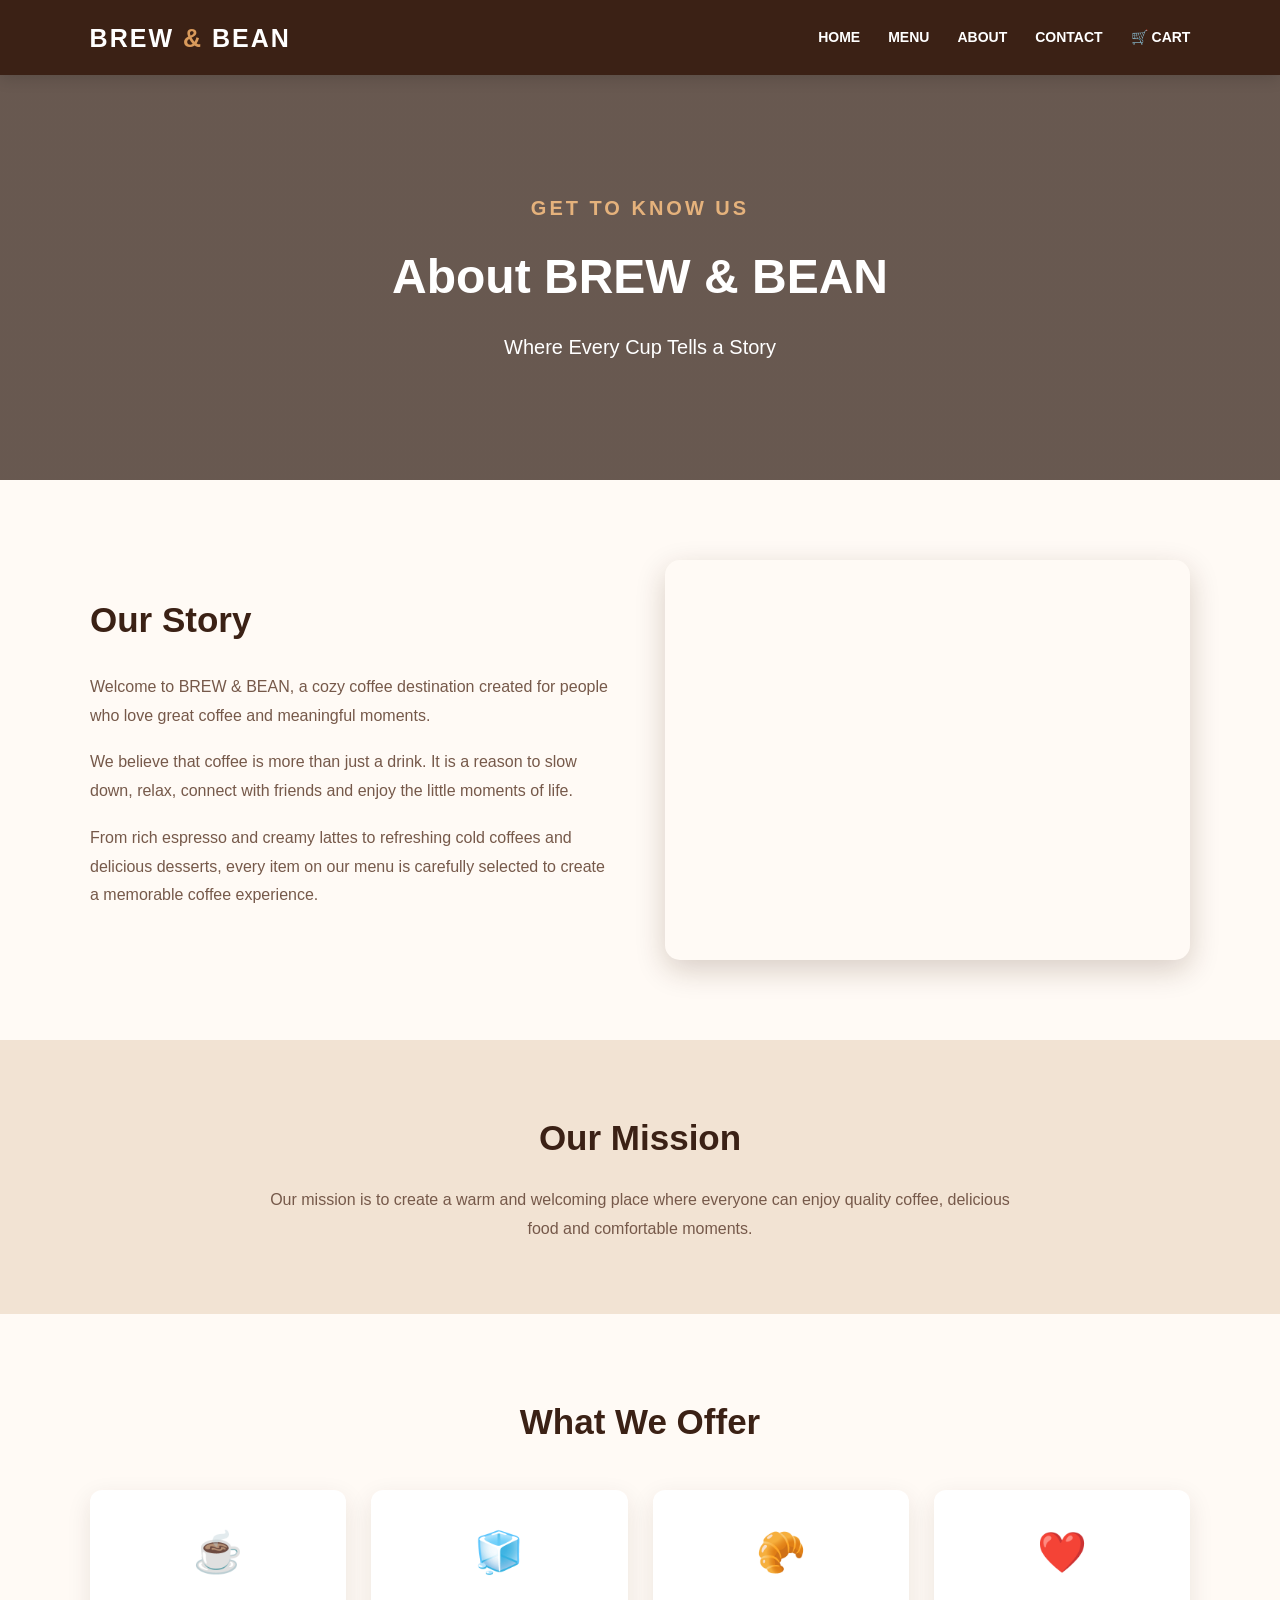
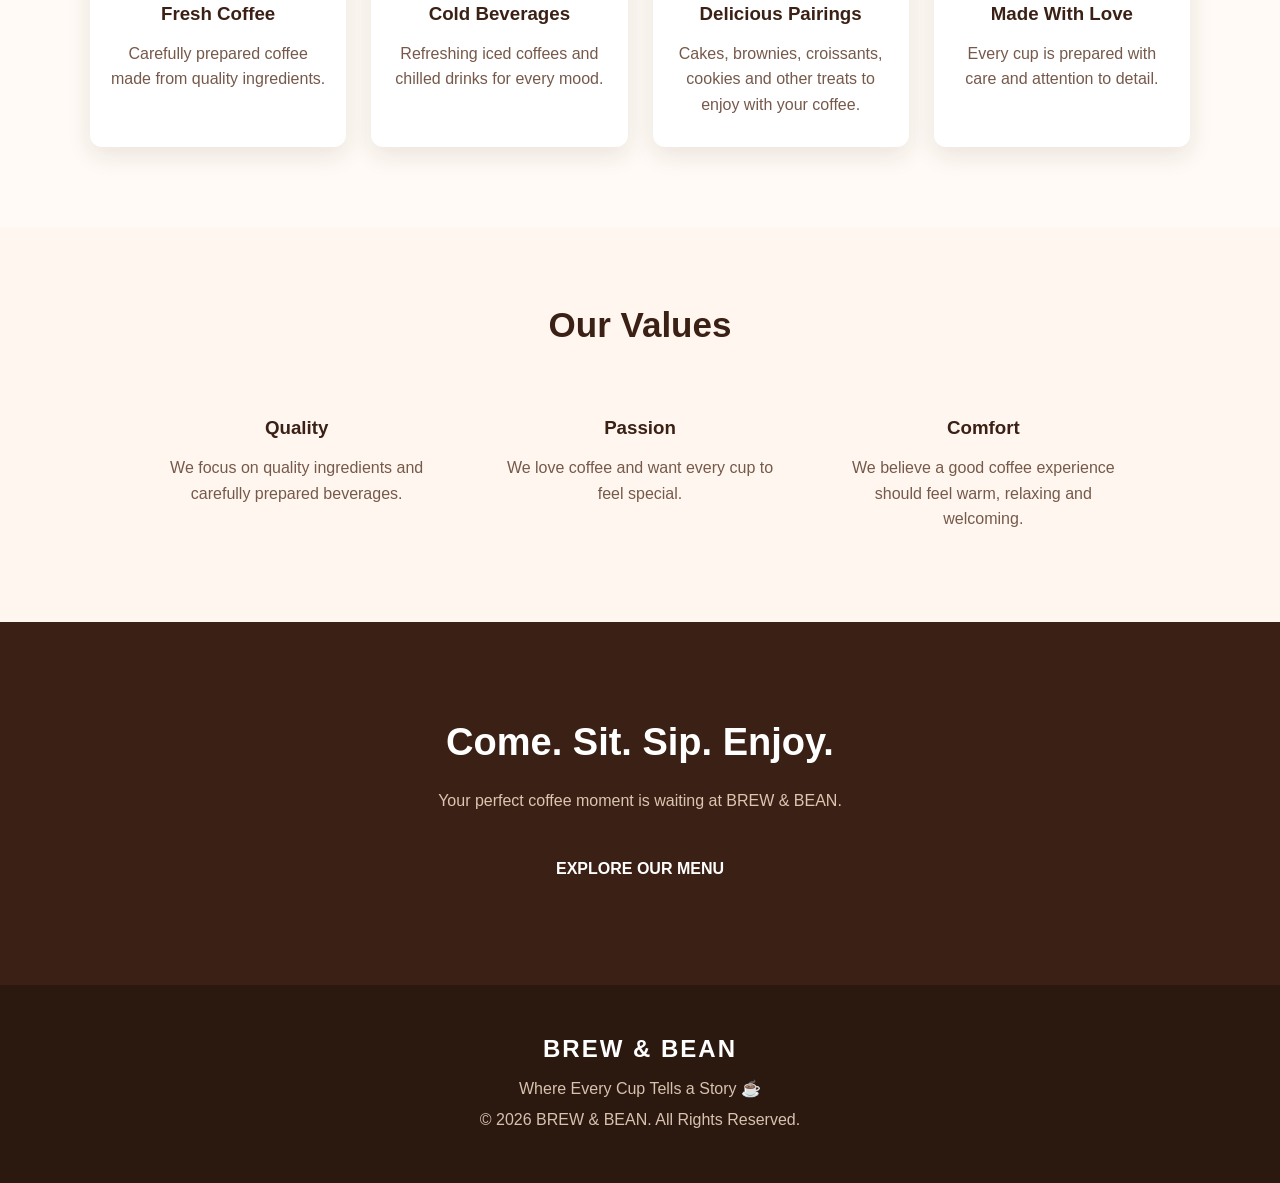
<file: about.html>
<!DOCTYPE html>
<html lang="en">
<head>
    <meta charset="UTF-8">
    <meta name="viewport"
          content="width=device-width, initial-scale=1.0">
    <title>BREW & BEAN | About Us</title>
    <link rel="stylesheet" href="css/style.css">
</head>
<body>
<header>
    <div class="logo">
        BREW <span>&</span> BEAN
    </div>
    <nav>
        <a href="index.html">HOME</a>
        <a href="menu.html">MENU</a>
        <a href="about.html">ABOUT</a>
        <a href="contact.html">CONTACT</a>
        <a href="cart.html">🛒 CART</a>
    </nav>
</header>
<section class="about-hero">
    <div class="about-hero-content">
        <p class="small-title">GET TO KNOW US</p>
        <h1>About BREW & BEAN</h1>
        <p>
            Where Every Cup Tells a Story
        </p>
    </div>
</section>
<section class="about-section">
    <div class="about-content">
        <div class="about-text">
            <h2>Our Story</h2>
            <p>
                Welcome to BREW & BEAN, a cozy coffee destination
                created for people who love great coffee and
                meaningful moments.
            </p>
            <p>
                We believe that coffee is more than just a drink.
                It is a reason to slow down, relax, connect with
                friends and enjoy the little moments of life.
            </p>
            <p>
                From rich espresso and creamy lattes to refreshing
                cold coffees and delicious desserts, every item on
                our menu is carefully selected to create a memorable
                coffee experience.
            </p>
        </div>
        <div class="about-video">
            <video autoplay muted loop playsinline>
                <source
                    src="videos/coffee.mp4"
                    type="video/mp4">
            </video>
        </div>
    </div>
</section>
<section class="mission">
    <h2>Our Mission</h2>
    <p>
        Our mission is to create a warm and welcoming place where
        everyone can enjoy quality coffee, delicious food and
        comfortable moments.
    </p>
</section>
<section class="offer-section">
    <h2>What We Offer</h2>
    <div class="offer-grid">
        <div class="offer-card">
            <div class="offer-icon">☕</div>
            <h3>Fresh Coffee</h3>
            <p>
                Carefully prepared coffee made from quality
                ingredients.
            </p>
        </div>
        <div class="offer-card">
            <div class="offer-icon">🧊</div>
            <h3>Cold Beverages</h3>
            <p>
                Refreshing iced coffees and chilled drinks
                for every mood.
            </p>
        </div>
        <div class="offer-card">
            <div class="offer-icon">🥐</div>
            <h3>Delicious Pairings</h3>
            <p>
                Cakes, brownies, croissants, cookies and other
                treats to enjoy with your coffee.
            </p>
        </div>
        <div class="offer-card">
            <div class="offer-icon">❤️</div>
            <h3>Made With Love</h3>
            <p>
                Every cup is prepared with care and attention
                to detail.
            </p>
        </div>
    </div>
</section>
<section class="values-section">
    <h2>Our Values</h2>
    <div class="values-grid">
        <div>
            <h3>Quality</h3>
            <p>
                We focus on quality ingredients and carefully
                prepared beverages.
            </p>
        </div>
        <div>
            <h3>Passion</h3>
            <p>
                We love coffee and want every cup to feel
                special.
            </p>
        </div>
        <div>
            <h3>Comfort</h3>
            <p>
                We believe a good coffee experience should feel
                warm, relaxing and welcoming.
            </p>
        </div>
    </div>
</section>
<section class="about-closing">
    <h2>Come. Sit. Sip. Enjoy.</h2>
    <p>
        Your perfect coffee moment is waiting at BREW & BEAN.
    </p>
    <a href="menu.html" class="btn">
        EXPLORE OUR MENU
    </a>
</section>
<footer>
    <h2>BREW & BEAN</h2>
    <p>Where Every Cup Tells a Story ☕</p>
    <p>© 2026 BREW & BEAN. All Rights Reserved.</p>
</footer>
</body>
</html>
</file>
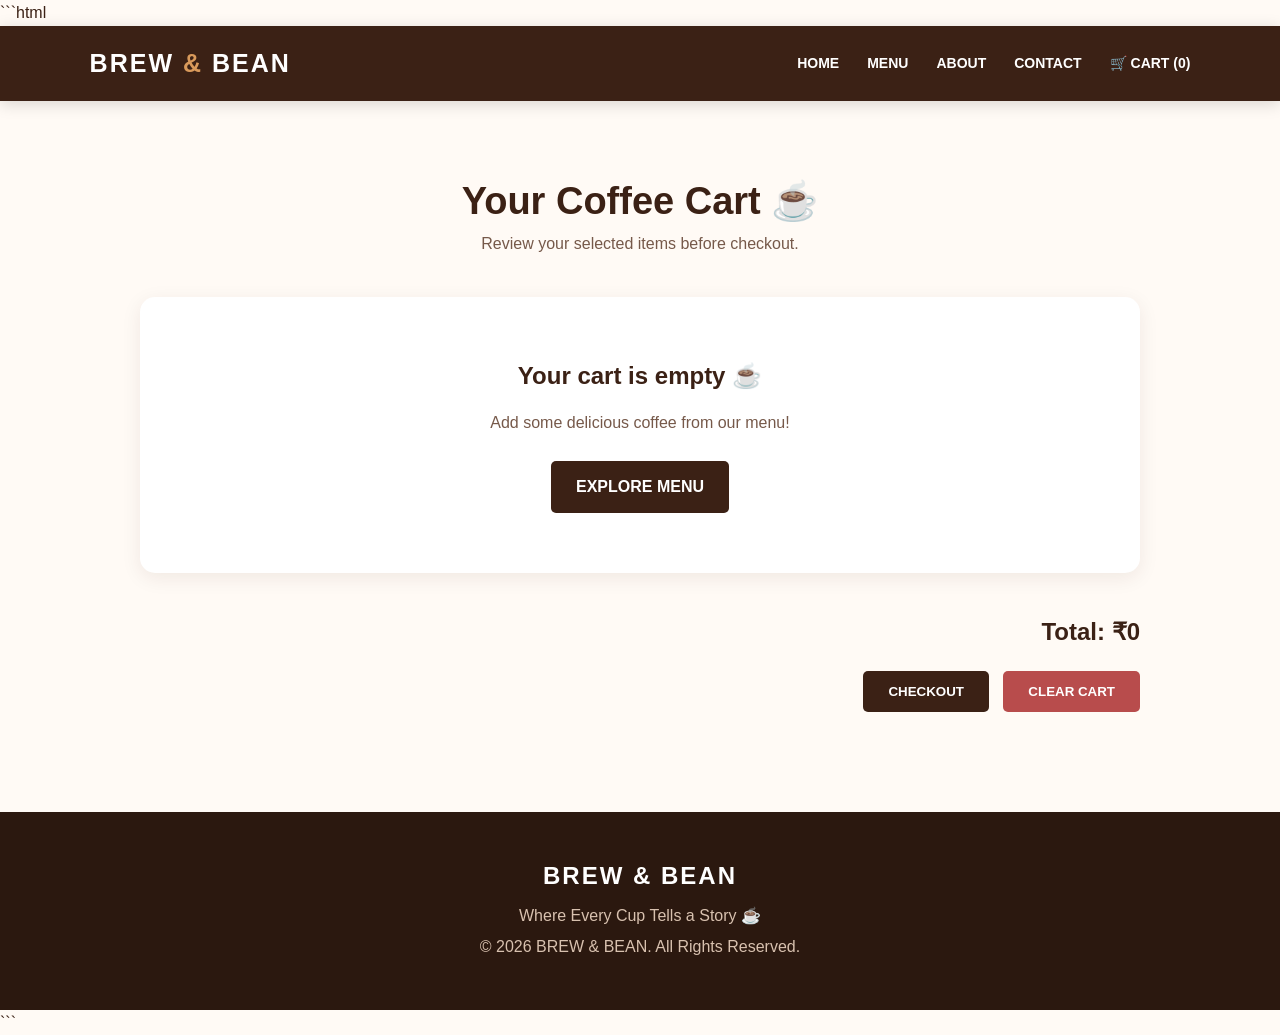
<file: cart.html>
```html
<!DOCTYPE html>
<html lang="en">
<head>
    <meta charset="UTF-8">
    <meta name="viewport"
          content="width=device-width, initial-scale=1.0">
    <title>BREW & BEAN | Cart</title>
    <link rel="stylesheet" href="css/style.css">
</head>
<body>
<header>
    <div class="logo">
        BREW <span>&</span> BEAN
    </div>
    <nav>
        <a href="index.html">HOME</a>
        <a href="menu.html">MENU</a>
        <a href="about.html">ABOUT</a>
        <a href="contact.html">CONTACT</a>
        <a href="cart.html">🛒 CART</a>
    </nav>
</header>
<section class="cart-section">
    <h1>Your Coffee Cart ☕</h1>
    <p class="section-text">
        Review your selected items before checkout.
    </p>
    <div id="cart-container">
        
    </div>
    <div class="cart-summary">
        <h2>
            Total:
            ₹<span id="cart-total">0</span>
        </h2>
        <button
            class="checkout-btn"
            onclick="checkout()">
            CHECKOUT
        </button>
        <button
            class="clear-btn"
            onclick="clearCart()">
            CLEAR CART
        </button>
    </div>
</section>
<footer>
    <h2>BREW & BEAN</h2>
    <p>Where Every Cup Tells a Story ☕</p>
    <p>© 2026 BREW & BEAN. All Rights Reserved.</p>
</footer>
<script src="js/script.js"></script>
</body>
</html>
```
</file>
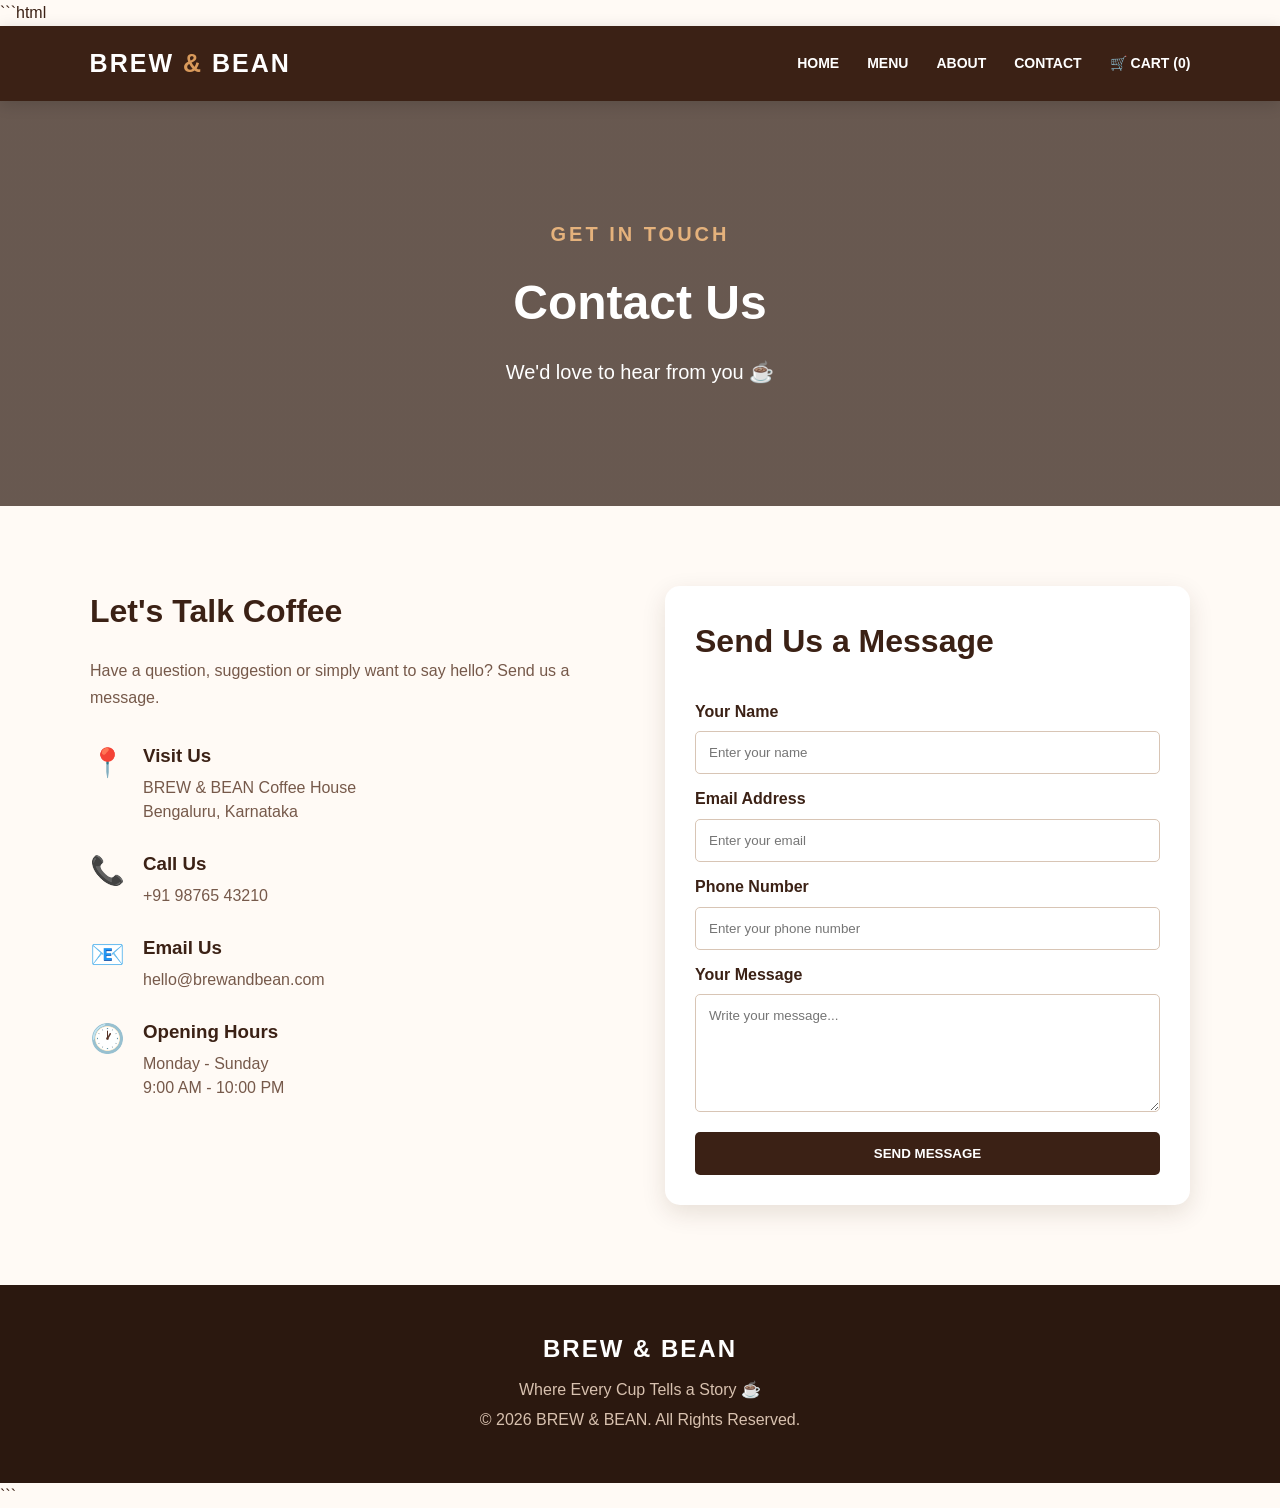
<file: contact.html>
```html
<!DOCTYPE html>
<html lang="en">
<head>
    <meta charset="UTF-8">
    <meta name="viewport"
          content="width=device-width, initial-scale=1.0">
    <title>BREW & BEAN | Contact</title>
    <link rel="stylesheet" href="css/style.css">
</head>
<body>
<header>
    <div class="logo">
        BREW <span>&</span> BEAN
    </div>
    <nav>
        <a href="index.html">HOME</a>
        <a href="menu.html">MENU</a>
        <a href="about.html">ABOUT</a>
        <a href="contact.html">CONTACT</a>
        <a href="cart.html">🛒 CART</a>
    </nav>
</header>
<section class="about-hero">
    <div class="about-hero-content">
        <p class="small-title">GET IN TOUCH</p>
        <h1>Contact Us</h1>
        <p>
            We'd love to hear from you ☕
        </p>
    </div>
</section>
<section class="contact-section">
    <div class="contact-container">

        <div class="contact-info">
            <h2>Let's Talk Coffee</h2>
            <p>
                Have a question, suggestion or simply want to
                say hello? Send us a message.
            </p>
            <div class="contact-item">
                <span>📍</span>
                <div>
                    <h3>Visit Us</h3>
                    <p>
                        BREW & BEAN Coffee House<br>
                        Bengaluru, Karnataka
                    </p>
                </div>
            </div>
            <div class="contact-item">
                <span>📞</span>
                <div>
                    <h3>Call Us</h3>
                    <p>
                        +91 98765 43210
                    </p>
                </div>
            </div>
            <div class="contact-item">
                <span>📧</span>
                <div>
                    <h3>Email Us</h3>
                    <p>
                        hello@brewandbean.com
                    </p>
                </div>
            </div>
            <div class="contact-item">
                <span>🕐</span>
                <div>
                    <h3>Opening Hours</h3>
                    <p>
                        Monday - Sunday<br>
                        9:00 AM - 10:00 PM
                    </p>
                </div>
            </div>
        </div>
        <div class="contact-form">
            <h2>Send Us a Message</h2>
            <form onsubmit="sendMessage(event)">
                <label for="name">
                    Your Name
                </label>
                <input
                    type="text"
                    id="name"
                    placeholder="Enter your name"
                    required
                >
                <label for="email">
                    Email Address
                </label>
                <input
                    type="email"
                    id="email"
                    placeholder="Enter your email"
                    required
                >
                <label for="phone">
                    Phone Number
                </label>
                <input
                    type="tel"
                    id="phone"
                    placeholder="Enter your phone number"
                >
                <label for="message">
                    Your Message
                </label>
                <textarea
                    id="message"
                    rows="6"
                    placeholder="Write your message..."
                    required
                ></textarea>
                <button type="submit">
                    SEND MESSAGE
                </button>
            </form>
        </div>
    </div>
</section>
<footer>
    <h2>BREW & BEAN</h2>
    <p>Where Every Cup Tells a Story ☕</p>
    <p>© 2026 BREW & BEAN. All Rights Reserved.</p>
</footer>
<script src="js/script.js"></script>
</body>
</html>
```
</file>
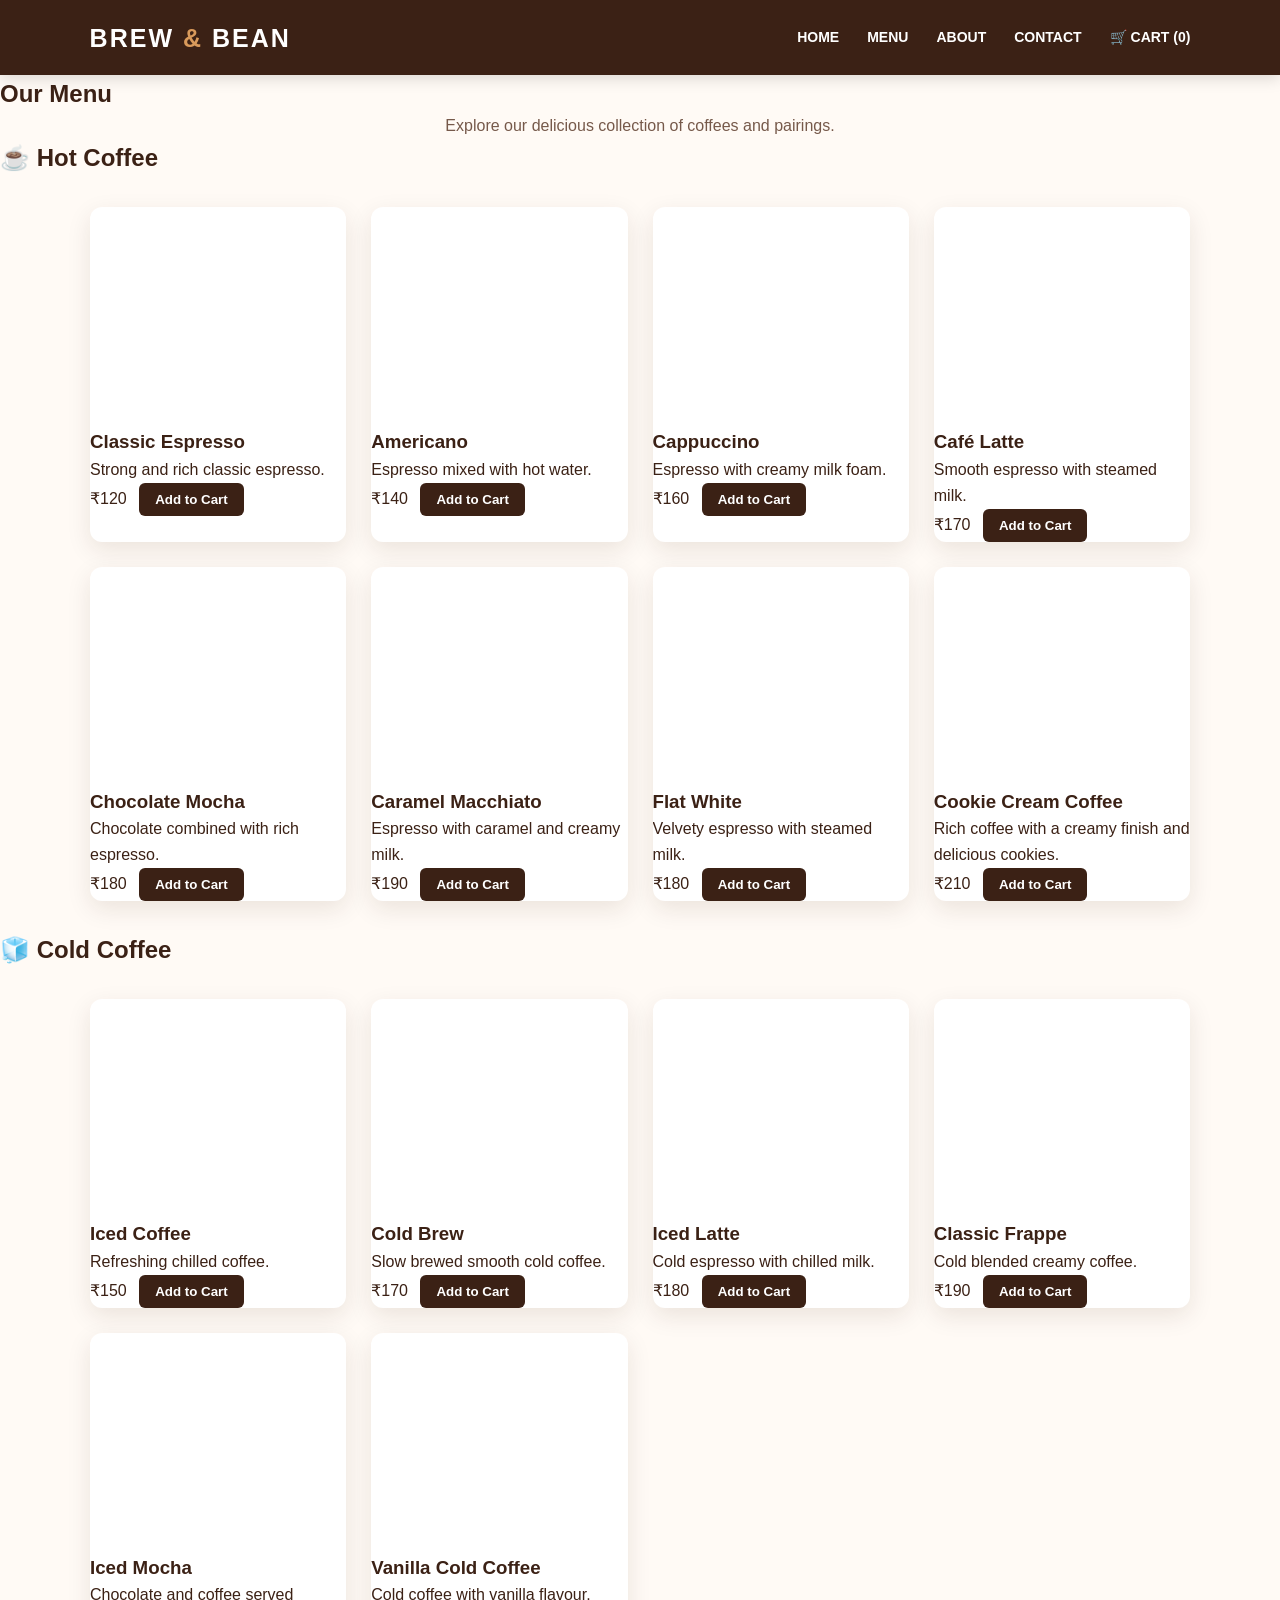
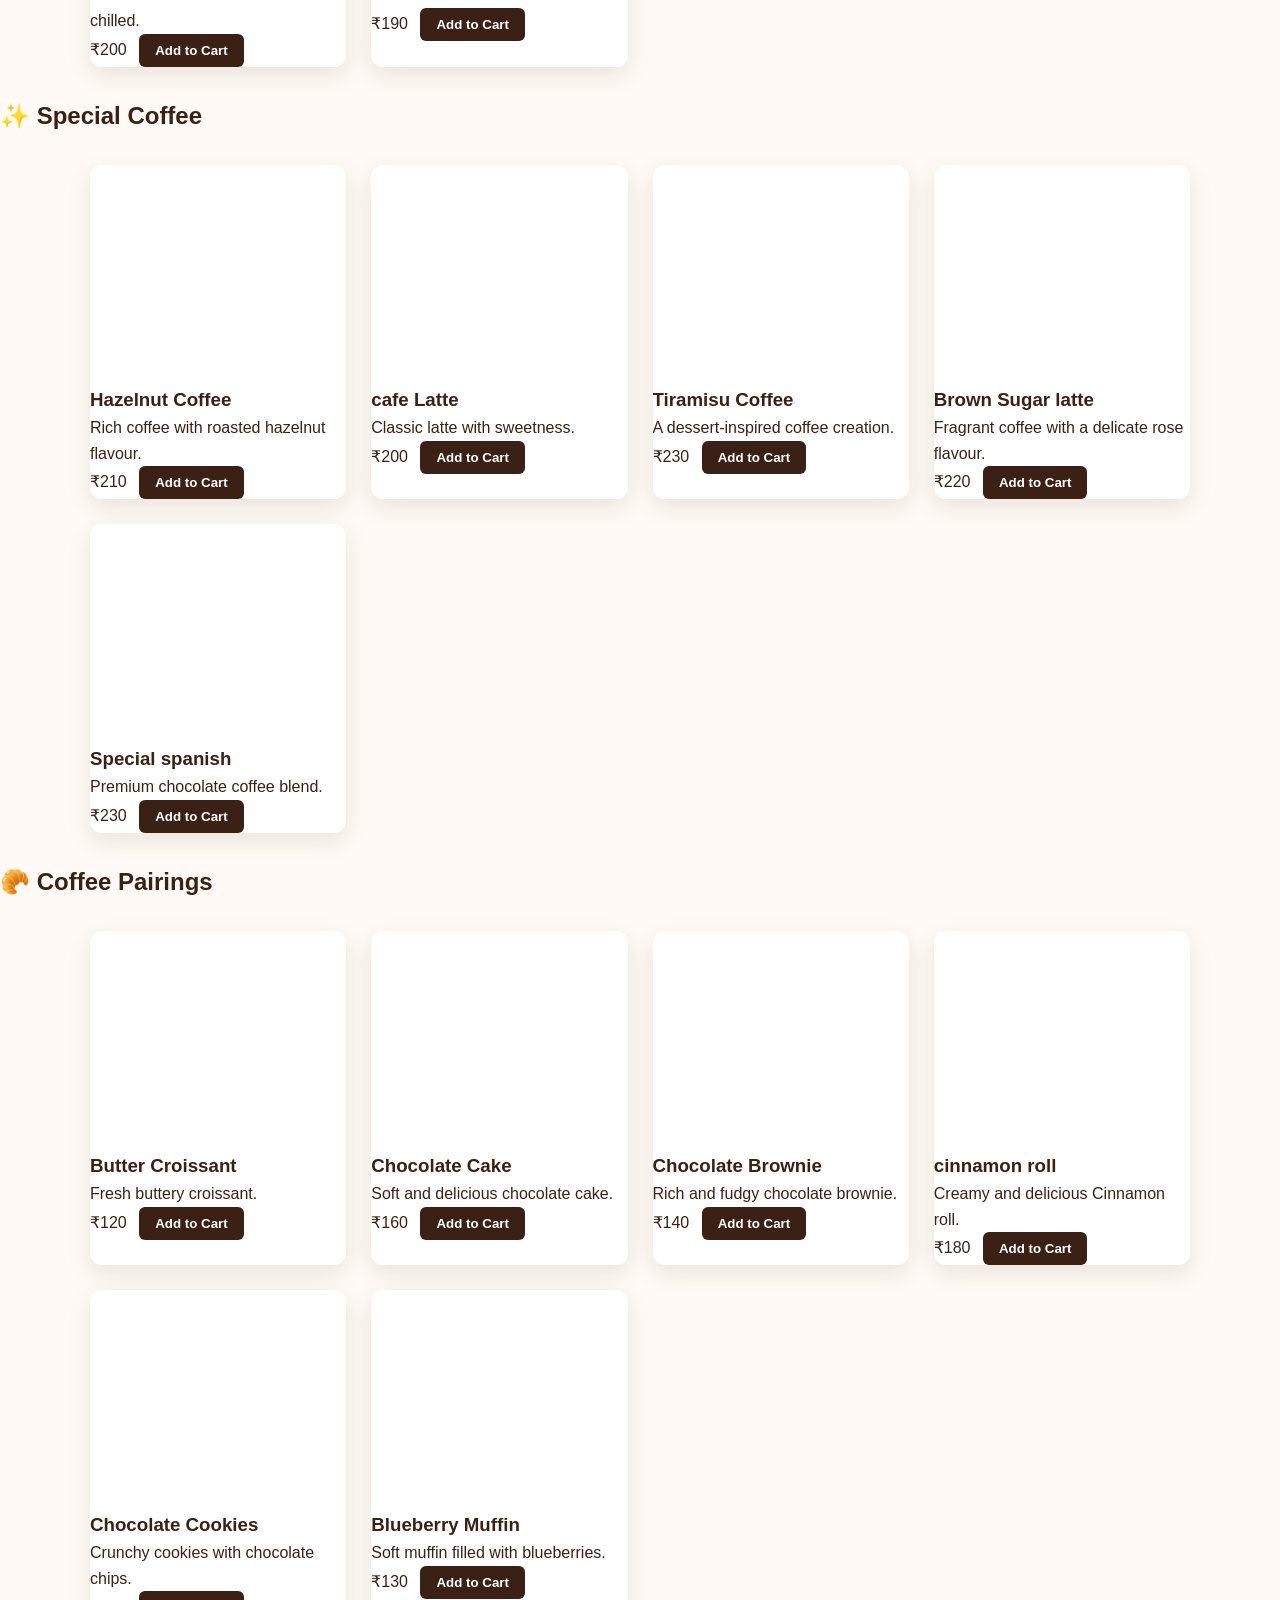
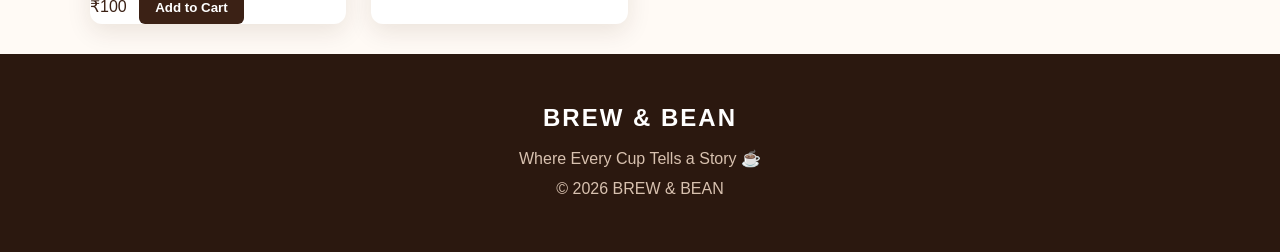
<file: menu.html>
<!DOCTYPE html>
<html lang="en">
<head>
    <meta charset="UTF-8">
    <meta name="viewport"
          content="width=device-width, initial-scale=1.0">
    <title>BREW & BEAN | Menu</title>
    <link rel="stylesheet" href="css/style.css">
</head>
<body>
<header>
    <div class="logo">
        BREW <span>&</span> BEAN
    </div>
    <nav>
        <a href="index.html">HOME</a>
        <a href="menu.html">MENU</a>
        <a href="about.html">ABOUT</a>
        <a href="contact.html">CONTACT</a>
        <a href="cart.html">🛒 CART</a>
    </nav>
</header>
<section class="menu-section">
    <h1>Our Menu</h1>
    <p class="section-text">
        Explore our delicious collection of coffees and pairings.
    </p>
    <h2 class="category-title">
        ☕ Hot Coffee
    </h2>
    <div class="coffee-grid">
        <div class="coffee-card">
            <video autoplay muted loop playsinline>
                <source src="videos/espresso.mp4"
                        type="video/mp4">
            </video>
            <div class="card-content">
                <h3>Classic Espresso</h3>
                <p>Strong and rich classic espresso.</p>
                <span>₹120</span>
                <button onclick="addToCart('Classic Espresso',120)">
                    Add to Cart
                </button>
            </div>
        </div>
        <div class="coffee-card">
            <video autoplay muted loop playsinline>
                <source src="videos/american coffee.mp4"
                        type="video/mp4">
            </video>
            <div class="card-content">
                <h3>Americano</h3>
                <p>Espresso mixed with hot water.</p>
                <span>₹140</span>
                <button onclick="addToCart('Americano',140)">
                    Add to Cart
                </button>
            </div>
        </div>
        <div class="coffee-card">
            <video autoplay muted loop playsinline>
                <source src="videos/cappuccino.mp4"
                        type="video/mp4">
            </video>
            <div class="card-content">
                <h3>Cappuccino</h3>
                <p>Espresso with creamy milk foam.</p>
                <span>₹160</span>
                <button onclick="addToCart('Cappuccino',160)">
                    Add to Cart
                </button>
            </div>
        </div>
        <div class="coffee-card">
            <video autoplay muted loop playsinline>
                <source src="videos/cafe latte.mp4"
                        type="video/mp4">
            </video>
            <div class="card-content">
                <h3>Café Latte</h3>
                <p>Smooth espresso with steamed milk.</p>
                <span>₹170</span>
                <button onclick="addToCart('Café Latte',170)">
                    Add to Cart
                </button>
            </div>
        </div>
        <div class="coffee-card">
            <video autoplay muted loop playsinline>
                <source src="videos/mocha.mp4"
                        type="video/mp4">
            </video>
            <div class="card-content">
                <h3>Chocolate Mocha</h3>
                <p>Chocolate combined with rich espresso.</p>
                <span>₹180</span>
                <button onclick="addToCart('Chocolate Mocha',180)">
                    Add to Cart
                </button>
            </div>
        </div>
        <div class="coffee-card">
            <video autoplay muted loop playsinline>
                <source src="videos/caramel macchia.mp4"
                        type="video/mp4">
            </video>
            <div class="card-content">
                <h3>Caramel Macchiato</h3>
                <p>Espresso with caramel and creamy milk.</p>
                <span>₹190</span>
                <button onclick="addToCart('Caramel Macchiato',190)">
                    Add to Cart
                </button>
            </div>
        </div>
        <div class="coffee-card">
            <video autoplay muted loop playsinline>
                <source src="videos/flatwhite.mp4"
                        type="video/mp4">
            </video>
            <div class="card-content">
                <h3>Flat White</h3>
                <p>Velvety espresso with steamed milk.</p>
                <span>₹180</span>
                <button onclick="addToCart('Flat White',180)">
                    Add to Cart
                </button>
            </div>
        </div>
        <div class="coffee-card">
            <video autoplay muted loop playsinline>
                <source src="videos/cookie cream coffee.mp4"
                        type="video/mp4">
            </video>
            <div class="card-content">
                <h3>Cookie Cream Coffee</h3>
                <p>Rich coffee with a creamy finish and delicious cookies.</p>
                <span>₹210</span>
                <button onclick="addToCart('Cookie Cream Coffee',210)">
                    Add to Cart
                </button>
            </div>
        </div>
    </div>
    <h2 class="category-title">
        🧊 Cold Coffee
    </h2>
    <div class="coffee-grid">
        <div class="coffee-card">
            <video autoplay muted loop playsinline>
                <source src="videos/cold coffee.mp4"
                        type="video/mp4">
            </video>
            <div class="card-content">
                <h3>Iced Coffee</h3>
                <p>Refreshing chilled coffee.</p>
                <span>₹150</span>
                <button onclick="addToCart('Iced Coffee',150)">
                    Add to Cart
                </button>
            </div>
        </div>
        <div class="coffee-card">
            <video autoplay muted loop playsinline>
                <source src="videos/cold brew.mp4"
                        type="video/mp4">
            </video>
            <div class="card-content">
                <h3>Cold Brew</h3>
                <p>Slow brewed smooth cold coffee.</p>
                <span>₹170</span>
                <button onclick="addToCart('Cold Brew',170)">
                    Add to Cart
                </button>
            </div>
        </div>
        <div class="coffee-card">
            <video autoplay muted loop playsinline>
                <source src="videos/iced latte.mp4"
                        type="video/mp4">
            </video>
            <div class="card-content">
                <h3>Iced Latte</h3>
                <p>Cold espresso with chilled milk.</p>
                <span>₹180</span>
                <button onclick="addToCart('Iced Latte',180)">
                    Add to Cart
                </button>
            </div>
        </div>
        <div class="coffee-card">
            <video autoplay muted loop playsinline>
                <source src="videos/frappe.mp4"
                        type="video/mp4">
            </video>
            <div class="card-content">
                <h3>Classic Frappe</h3>
                <p>Cold blended creamy coffee.</p>
                <span>₹190</span>
                <button onclick="addToCart('Classic Frappe',190)">
                    Add to Cart
                </button>
            </div>
        </div>
        <div class="coffee-card">
            <video autoplay muted loop playsinline>
                <source src="videos/iced mocha.mp4"
                        type="video/mp4">
            </video>
            <div class="card-content">
                <h3>Iced Mocha</h3>
                <p>Chocolate and coffee served chilled.</p>
                <span>₹200</span>
                <button onclick="addToCart('Iced Mocha',200)">
                    Add to Cart
                </button>
            </div>
        </div>
        <div class="coffee-card">
            <video autoplay muted loop playsinline>
                <source src="videos/vanilla iced coffee.mp4"
                        type="video/mp4">
            </video>
            <div class="card-content">
                <h3>Vanilla Cold Coffee</h3>
                <p>Cold coffee with vanilla flavour.</p>
                <span>₹190</span>
                <button onclick="addToCart('Vanilla Cold Coffee',190)">
                    Add to Cart
                </button>
            </div>
        </div>
    </div>
    <h2 class="category-title">
        ✨ Special Coffee
    </h2>
    <div class="coffee-grid">
        <div class="coffee-card">
            <video autoplay muted loop playsinline>
                <source src="videos/hazel nut.mp4"
                        type="video/mp4">
            </video>
            <div class="card-content">
                <h3>Hazelnut Coffee</h3>
                <p>Rich coffee with roasted hazelnut flavour.</p>
                <span>₹210</span>
                <button onclick="addToCart('Hazelnut Coffee',210)">
                    Add to Cart
                </button>
            </div>
        </div>
        <div class="coffee-card">
            <video autoplay muted loop playsinline>
                <source src="videos/cafe latte.mp4"
                        type="video/mp4">
            </video>
            <div class="card-content">
                <h3>cafe Latte</h3>
                <p>Classic latte with sweetness.</p>
                <span>₹200</span>
                <button onclick="addToCart('cafe Latte',200)">
                    Add to Cart
                </button>
            </div>
        </div>
        <div class="coffee-card">
            <video autoplay muted loop playsinline>
                <source src="videos/tiramisu.mp4"
                        type="video/mp4">
            </video>
            <div class="card-content">
                <h3>Tiramisu Coffee</h3>
                <p>A dessert-inspired coffee creation.</p>
                <span>₹230</span>
                <button onclick="addToCart('Tiramisu Coffee',230)">
                    Add to Cart
                </button>
            </div>
        </div>
        <div class="coffee-card">
            <video autoplay muted loop playsinline>
                <source src="videos/Brown sugar latte.mp4"
                        type="video/mp4">
            </video>
            <div class="card-content">
                <h3>Brown Sugar latte</h3>
                <p>Fragrant coffee with a delicate rose flavour.</p>
                <span>₹220</span>
                <button onclick="addToCart('Brown Sugar Latte',220)">
                    Add to Cart
                </button>
            </div>
        </div>
        <div class="coffee-card">
            <video autoplay muted loop playsinline>
                <source src="videos/spanish.mp4"
                        type="video/mp4">
            </video>
            <div class="card-content">
                <h3>Special spanish</h3>
                <p>Premium chocolate coffee blend.</p>
                <span>₹230</span>
                <button onclick="addToCart('Special Mocha',230)">
                    Add to Cart
                </button>
            </div>
        </div>
    </div>
    <h2 class="category-title">
        🥐 Coffee Pairings
    </h2>
    <div class="coffee-grid">
        <div class="coffee-card">
            <video autoplay muted loop playsinline>
                <source src="videos/croissant.mp4"
                        type="video/mp4">
            </video>
            <div class="card-content">
                <h3>Butter Croissant</h3>
                <p>Fresh buttery croissant.</p>
                <span>₹120</span>
                <button onclick="addToCart('Butter Croissant',120)">
                    Add to Cart
                </button>
            </div>
        </div>
        <div class="coffee-card">
            <video autoplay muted loop playsinline>
                <source src="videos/choco cake.mp4"
                        type="video/mp4">
            </video>
            <div class="card-content">
                <h3>Chocolate Cake</h3>
                <p>Soft and delicious chocolate cake.</p>
                <span>₹160</span>
                <button onclick="addToCart('Chocolate Cake',160)">
                    Add to Cart
                </button>
            </div>
        </div>
        <div class="coffee-card">
            <video autoplay muted loop playsinline>
                <source src="videos/choco brownie.mp4"
                        type="video/mp4">
            </video>
            <div class="card-content">
                <h3>Chocolate Brownie</h3>
                <p>Rich and fudgy chocolate brownie.</p>
                <span>₹140</span>
                <button onclick="addToCart('Chocolate Brownie',140)">
                    Add to Cart
                </button>
            </div>
        </div>
        <div class="coffee-card">
            <video autoplay muted loop playsinline>
                <source src="videos/roll.mp4"
                        type="video/mp4">
            </video>
            <div class="card-content">
                <h3>cinnamon roll</h3>
                <p>Creamy and delicious Cinnamon roll.</p>
                <span>₹180</span>
                <button onclick="addToCart('Cinnamon Roll',180)">
                    Add to Cart
                </button>
            </div>
        </div>
        <div class="coffee-card">
            <video autoplay muted loop playsinline>
                <source src="videos/cookie cream coffee.mp4"
                        type="video/mp4">
            </video>
            <div class="card-content">
                <h3>Chocolate Cookies</h3>
                <p>Crunchy cookies with chocolate chips.</p>
                <span>₹100</span>
                <button onclick="addToCart('Chocolate Cookies',100)">
                    Add to Cart
                </button>
            </div>
        </div>
        <div class="coffee-card">
            <video autoplay muted loop playsinline>
                <source src="videos/blueberry.mp4"
                        type="video/mp4">
            </video>
            <div class="card-content">
                <h3>Blueberry Muffin</h3>
                <p>Soft muffin filled with blueberries.</p>
                <span>₹130</span>
                <button onclick="addToCart('Blueberry Muffin',130)">
                    Add to Cart
                </button>
            </div>
        </div>
    </div>
</section>
<footer>
    <h2>BREW & BEAN</h2>
    <p>Where Every Cup Tells a Story ☕</p>
    <p>© 2026 BREW & BEAN</p>
</footer>
<script src="js/script.js"></script>
</body>
</html>
</file>
<file: css/style.css>
* {
    margin: 0;
    padding: 0;
    box-sizing: border-box;
}
html {
    scroll-behavior: smooth;
}
body {
    font-family: Arial, sans-serif;
    background: #fffaf5;
    color: #3b2115;
    line-height: 1.6;
}
a {
    text-decoration: none;
    color: inherit;
}
button {
    font-family: inherit;
}
header {
    width: 100%;
    min-height: 75px;
    display: flex;
    justify-content: space-between;
    align-items: center;
    padding: 15px 7%;
    background: #3b2115;
    color: white;
    position: sticky;
    top: 0;
    z-index: 1000;
    box-shadow: 0 3px 15px rgba(0, 0, 0, 0.15);
}
.logo {
    font-size: 25px;
    font-weight: bold;
    letter-spacing: 2px;
}
.logo span {
    color: #d99a5b;
}
nav {
    display: flex;
    align-items: center;
    gap: 28px;
}
nav a {
    color: white;
    font-size: 14px;
    font-weight: bold;
    transition: 0.3s;
}
nav a:hover {
    color: #d99a5b;
}
.btn {
    display: inline-block;
    padding: 13px 25px;
    background: #3b2115;
    color: white;
    border-radius: 5px;
    font-weight: bold;
    transition: 0.3s;
}
.btn:hover {
    background: #a45d2e;
    transform: translateY(-2px);
}
.hero {
    min-height: 85vh;
    display: flex;
    justify-content: center;
    align-items: center;
    text-align: center;
    padding: 50px 7%;
    background:
        linear-gradient(
            rgba(45, 23, 12, 0.68),
            rgba(45, 23, 12, 0.68)
        ),
        url("../videos/coffee-background.jpg");
    background-size: cover;
    background-position: center;
    color: white;
}
.hero-content {
    max-width: 800px;
}
.hero h1 {
    font-size: 65px;
    line-height: 1.1;
    margin-bottom: 20px;
}
.hero h1 span {
    color: #e1a66b;
}
.hero p {
    font-size: 21px;
    margin-bottom: 30px;
    color: #f4dfca;
}
.section {
    padding: 80px 7%;
}
.section-title {
    text-align: center;
    margin-bottom: 45px;
}
.section-title h2 {
    font-size: 38px;
    margin-bottom: 10px;
}
.section-title p {
    color: #76594a;
}
.why-us {
    padding: 70px 7%;
    text-align: center;
}

.why-us h2 {
    font-size: 35px;
    margin-bottom: 35px;
}

.features {
    max-width: 1100px;
    margin: auto;
    display: grid;
    grid-template-columns: repeat(3, 1fr);
    gap: 25px;
}

.features > div {
    background: white;
    padding: 30px 25px;
    border-radius: 12px;
    box-shadow: 0 8px 25px rgba(60, 30, 10, 0.10);
    border: 1px solid #ead8c8;
    transition: 0.3s ease;
}

.features > div:hover {
    transform: translateY(-8px);
    box-shadow: 0 15px 30px rgba(59, 33, 21, 0.20);
}

.features h3 {
    margin-bottom: 12px;
    color: #3b2115;
}

.features p {
    color: #76594a;
}
.featured {
    padding: 80px 7%;
}
.featured-grid {
    max-width: 1100px;
    margin: auto;
    display: grid;
    grid-template-columns:
        repeat(auto-fit, minmax(240px, 1fr));
    gap: 25px;
}
.feature-card {
    background: white;
    border-radius: 12px;
    overflow: hidden;
    box-shadow:
        0 8px 25px rgba(60, 30, 10, 0.10);
    transition: 0.3s;
}
.feature-card:hover {
    transform: translateY(-6px);
}
.feature-card video,
.feature-card img {
    width: 100%;
    height: 220px;
    object-fit: cover;
    display: block;
}
.feature-card-content {
    padding: 20px;
}
.feature-card-content h3 {
    margin-bottom: 8px;
}
.feature-card-content p {
    color: #76594a;
}
.coffee-grid {
    max-width: 1100px;
    margin: 30px auto;
    display: grid;
    grid-template-columns: repeat(4, 1fr);
    gap: 25px;
}

.coffee-card {
    background: white;
    border-radius: 12px;
    overflow: hidden;
}

.coffee-card video {
    width: 100%;
    height: 220px;
    object-fit: cover;
    display: block;
}
.about-hero {
    min-height: 45vh;
    display: flex;
    justify-content: center;
    align-items: center;
    text-align: center;
    background:
        linear-gradient(
            rgba(40, 20, 10, 0.7),
            rgba(40, 20, 10, 0.7)
        ),
        url("/videos/coffee.mp4");
    background-size: cover;
    background-position: center;
    color: white;
}
.about-hero-content {
    padding: 30px;
}
.small-title {
    letter-spacing: 3px;
    font-size: 14px;
    color: #e5b27c;
    font-weight: bold;
}
.about-hero h1 {
    font-size: 48px;
    margin: 15px 0;
}
.about-hero p {
    font-size: 20px;
}
.about-section {
    padding: 80px 7%;
}
.coffee-card video {
    width: 100%;
    height: 220px;
    object-fit: cover;
    display: block;
    transition: transform 0.4s ease;
}
.coffee-card {
    background: white;
    border-radius: 12px;
    overflow: hidden;
    box-shadow: 0 8px 25px rgba(60, 30, 10, 0.10);
    transition: 0.3s ease;
}

.coffee-card:hover {
    transform: translateY(-8px);
    box-shadow: 0 15px 30px rgba(59, 33, 21, 0.20);
}

.coffee-card video {
    width: 100%;
    height: 220px;
    object-fit: cover;
    display: block;
}
.about-content {
    max-width: 1100px;
    margin: auto;
    display: grid;
    grid-template-columns: 1fr 1fr;
    gap: 50px;
    align-items: center;
}
.about-text h2 {
    font-size: 35px;
    margin-bottom: 25px;
}
.about-text p {
    line-height: 1.8;
    color: #76594a;
    margin-bottom: 18px;
}
.about-video {
    overflow: hidden;
    border-radius: 15px;
    box-shadow:
        0 10px 30px rgba(60, 30, 10, 0.2);
}
.about-video video {
    width: 100%;
    height: 400px;
    object-fit: cover;
    display: block;
}
.mission {
    padding: 70px 7%;
    text-align: center;
    background: #f2e3d3;
}
.mission h2 {
    font-size: 35px;
    margin-bottom: 20px;
}
.mission p {
    max-width: 750px;
    margin: auto;
    line-height: 1.8;
    color: #76594a;
}
.offer-section {
    padding: 80px 7%;
    text-align: center;
}
.offer-section h2 {
    font-size: 35px;
}
.offer-grid {
    display: grid;
    grid-template-columns:
        repeat(auto-fit, minmax(220px, 1fr));
    gap: 25px;
    max-width: 1100px;
    margin: 40px auto 0;
}
.offer-card {
    padding: 30px 20px;
    background: white;
    border-radius: 12px;
    box-shadow:
        0 8px 25px rgba(60, 30, 10, 0.1);
    transition: 0.3s;
}
.offer-card:hover {
    transform: translateY(-5px);
}
.offer-icon {
    font-size: 40px;
    margin-bottom: 15px;
}
.offer-card h3 {
    margin-bottom: 12px;
}
.offer-card p {
    color: #76594a;
    line-height: 1.6;
}
.values-section {
    padding: 70px 7%;
    text-align: center;
    background: #fff7ef;
}
.values-section h2 {
    font-size: 35px;
}
.values-grid {
    max-width: 1000px;
    margin: 40px auto 0;
    display: grid;
    grid-template-columns:
        repeat(auto-fit, minmax(220px, 1fr));
    gap: 30px;
}
.values-grid div {
    padding: 20px;
}
.card-content button {
    background: #3b2115;
    color: white;
    border: none;
    padding: 9px 16px;
    border-radius: 6px;
    cursor: pointer;
    font-weight: bold;
    margin-left: 8px;
    transition: 0.3s;
}

.card-content button:hover {
    background: #a45d2e;
    transform: translateY(-2px);
}
.values-grid h3 {
    margin-bottom: 12px;
}
.values-grid p {
    color: #76594a;
    line-height: 1.6;
}
.about-closing {
    padding: 90px 7%;
    text-align: center;
    background: #3b2115;
    color: white;
}
.about-closing h2 {
    font-size: 38px;
    margin-bottom: 15px;
}
.about-closing p {
    margin-bottom: 30px;
    color: #dcc5b1;
}
.contact-section {
    padding: 80px 7%;
}
.contact-container {
    max-width: 1100px;
    margin: auto;
    display: grid;
    grid-template-columns: 1fr 1fr;
    gap: 50px;
}
.contact-info h2,
.contact-form h2 {
    font-size: 32px;
    margin-bottom: 20px;
}
.contact-info > p {
    color: #76594a;
    line-height: 1.7;
    margin-bottom: 30px;
}
.contact-item {
    display: flex;
    gap: 18px;
    margin-bottom: 25px;
}
.contact-item > span {
    font-size: 28px;
}
.contact-item h3 {
    margin-bottom: 5px;
}
.contact-item p {
    color: #76594a;
    line-height: 1.5;
}
.contact-form {
    background: white;
    padding: 30px;
    border-radius: 15px;
    box-shadow:
        0 8px 25px rgba(60, 30, 10, 0.12);
}
.contact-form form {
    display: flex;
    flex-direction: column;
}
.contact-form label {
    margin: 12px 0 7px;
    font-weight: bold;
}
.contact-form input,
.contact-form textarea {
    padding: 13px;
    border: 1px solid #d8c5b5;
    border-radius: 5px;
    font-family: inherit;
    outline: none;
}
.contact-form input:focus,
.contact-form textarea:focus {
    border-color: #a45d2e;
}
.contact-form button {
    margin-top: 20px;
    padding: 14px;
    background: #3b2115;
    color: white;
    border: none;
    border-radius: 5px;
    cursor: pointer;
    font-weight: bold;
    transition: 0.3s;
}
.contact-form button:hover {
    background: #a45d2e;
}
.cart-section {
    min-height: 70vh;
    padding: 70px 7%;
}
.cart-section > h1 {
    text-align: center;
    font-size: 38px;
}
.section-text {
    text-align: center;
    color: #76594a;
}
#cart-container {
    max-width: 1000px;
    margin: 40px auto;
}
.cart-item {
    display: grid;
    grid-template-columns:
        2fr 1fr 1fr auto;
    gap: 20px;
    align-items: center;
    background: white;
    padding: 20px;
    margin-bottom: 15px;
    border-radius: 10px;
    box-shadow:
        0 5px 18px rgba(60, 30, 10, 0.1);
}
.cart-item-info h3 {
    margin-bottom: 8px;
}
.cart-item-info p {
    color: #76594a;
}
.quantity-controls {
    display: flex;
    align-items: center;
    gap: 12px;
}
.quantity-controls button {
    width: 32px;
    height: 32px;
    border: none;
    background: #3b2115;
    color: white;
    border-radius: 4px;
    cursor: pointer;
}
.quantity-controls button:hover {
    background: #a45d2e;
}
.quantity-controls span {
    font-weight: bold;
}
.item-price {
    font-size: 18px;
    font-weight: bold;
    color: #a45d2e;
}
.remove-btn {
    border: none;
    background: #b84c4c;
    color: white;
    padding: 9px 12px;
    border-radius: 4px;
    cursor: pointer;
}
.remove-btn:hover {
    background: #8d3333;
}
.cart-summary {
    max-width: 1000px;
    margin: 30px auto;
    text-align: right;
}
.cart-summary h2 {
    margin-bottom: 20px;
}
.checkout-btn,
.clear-btn {
    padding: 13px 25px;
    border: none;
    border-radius: 5px;
    cursor: pointer;
    margin-left: 10px;
    font-weight: bold;
}
.checkout-btn {
    background: #3b2115;
    color: white;
}
.checkout-btn:hover {
    background: #a45d2e;
}
.clear-btn {
    background: #b84c4c;
    color: white;
}
.clear-btn:hover {
    background: #8d3333;
}
.empty-cart {
    text-align: center;
    padding: 60px 20px;
    background: white;
    border-radius: 15px;
    box-shadow:
        0 5px 20px rgba(60, 30, 10, 0.08);
}
.empty-cart h2 {
    margin-bottom: 15px;
}
.empty-cart p {
    color: #76594a;
    margin-bottom: 25px;
}
footer {
    padding: 45px 7%;
    text-align: center;
    background: #2b180f;
    color: white;
}
footer h2 {
    letter-spacing: 2px;
    margin-bottom: 8px;
}
footer p {
    color: #d8c1af;
    margin: 5px 0;
}
@media (max-width: 768px) {
    header {
        flex-direction: column;
        gap: 15px;
    }
    nav {
        gap: 12px;
        flex-wrap: wrap;
        justify-content: center;
    }
    nav a {
        font-size: 12px;
    }
    .hero {
        min-height: 75vh;
    }
    .hero h1 {
        font-size: 42px;
    }
    .hero p {
        font-size: 17px;
    }
    .about-content {
        grid-template-columns: 1fr;
    }
    .about-hero h1 {
        font-size: 35px;
    }
    .about-video video {
        height: 300px;
    }
    .contact-container {
        grid-template-columns: 1fr;
    }
    .cart-item {
        grid-template-columns: 1fr;
        text-align: center;
    }
    .quantity-controls {
        justify-content: center;
    }
    .cart-summary {
        text-align: center;
    }
    .checkout-btn,
    .clear-btn {
        margin: 5px;
    }
}
</file>
